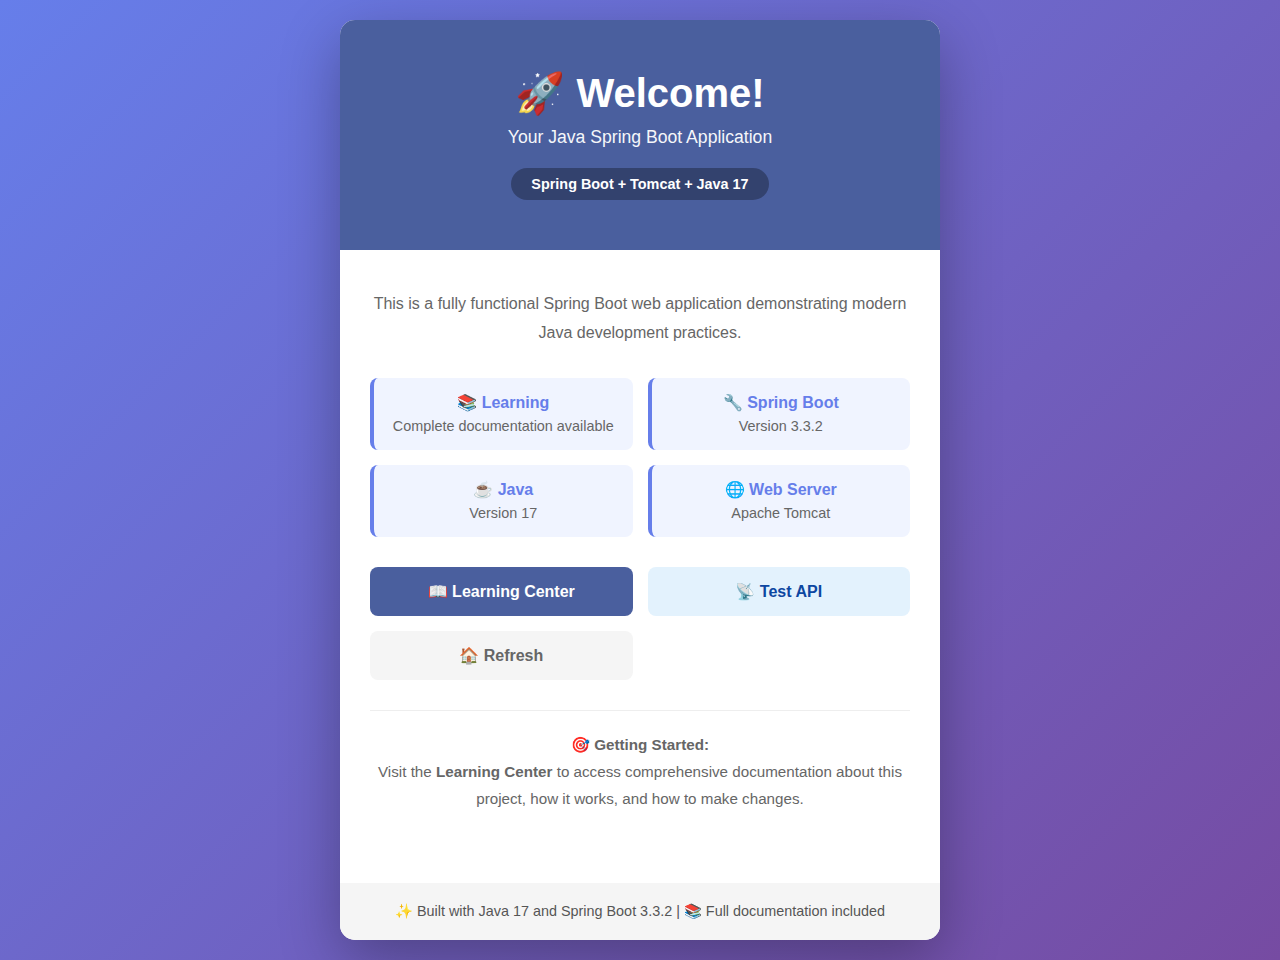
<file: demo/target/classes/templates/index.html>
<!DOCTYPE html>
<html lang="en">
  <head>
    <meta charset="utf-8" />
    <meta name="viewport" content="width=device-width, initial-scale=1" />
    <title>Vinay's Java Application</title>
    <style>
      * {
        margin: 0;
        padding: 0;
        box-sizing: border-box;
      }
      
      body {
        font-family: 'Segoe UI', Tahoma, Geneva, Verdana, sans-serif;
        background: linear-gradient(135deg, #667eea 0%, #764ba2 100%);
        min-height: 100vh;
        display: flex;
        align-items: center;
        justify-content: center;
        padding: 20px;
      }
      
      .container {
        background: white;
        border-radius: 15px;
        box-shadow: 0 20px 60px rgba(0, 0, 0, 0.3);
        overflow: hidden;
        max-width: 600px;
        width: 100%;
      }
      
      header {
        background: #4a5f9e;
        padding: 50px 30px;
        text-align: center;
      }
      
      header, header p, header span {
        color: white;
      }
      
      h1 {
        font-size: 2.5em;
        margin-bottom: 10px;
        color: #ffffff;
      }
      
      .tagline {
        font-size: 1.1em;
        opacity: 0.95;
        margin-bottom: 20px;
      }
      
      .badge {
        display: inline-block;
        background: rgba(0, 0, 0, 0.3);
        color: white;
        padding: 8px 20px;
        border-radius: 20px;
        font-size: 0.9em;
        font-weight: bold;
      }
      
      .content {
        padding: 40px 30px;
      }
      
      .description {
        color: #666;
        line-height: 1.8;
        margin-bottom: 30px;
        text-align: center;
      }
      
      .features {
        display: grid;
        grid-template-columns: 1fr 1fr;
        gap: 15px;
        margin-bottom: 30px;
      }
      
      .feature {
        background: #f0f4ff;
        padding: 15px;
        border-radius: 8px;
        text-align: center;
        border-left: 4px solid #667eea;
      }
      
      .feature strong {
        color: #667eea;
        display: block;
        margin-bottom: 5px;
      }
      
      .feature span {
        font-size: 0.9em;
        color: #666;
      }
      
      .actions {
        display: grid;
        grid-template-columns: 1fr 1fr;
        gap: 15px;
        margin-bottom: 20px;
      }
      
      a {
        padding: 15px 20px;
        border-radius: 8px;
        text-decoration: none;
        font-weight: bold;
        text-align: center;
        transition: all 0.3s;
        display: block;
      }
      
      .primary {
        background: #4a5f9e;
        color: white;
      }
      
      .primary:hover {
        transform: translateY(-3px);
        box-shadow: 0 10px 20px rgba(102, 126, 234, 0.3);
      }
      
      .secondary {
        background: #e3f2fd;
        color: #0d47a1;
      }
      
      .secondary:hover {
        background: #bbdefb;
        transform: translateY(-3px);
      }
      
      .tertiary {
        background: #f5f5f5;
        color: #666;
      }
      
      .tertiary:hover {
        background: #eeeeee;
        transform: translateY(-3px);
      }
      
      .external {
        color: #1976d2;
        font-size: 0.9em;
      }
      
      footer {
        background: #f5f5f5;
        padding: 20px 30px;
        text-align: center;
        color: #555;
        font-size: 0.9em;
      }
      
      @media (max-width: 480px) {
        h1 {
          font-size: 1.8em;
        }
        
        .features {
          grid-template-columns: 1fr;
        }
        
        .actions {
          grid-template-columns: 1fr;
        }
      }
    </style>
  </head>
  <body>
    <div class="container">
      <header>
        <h1>🚀 Welcome!</h1>
        <p class="tagline">Your Java Spring Boot Application</p>
        <span class="badge">Spring Boot + Tomcat + Java 17</span>
      </header>
      
      <div class="content">
        <p class="description">
          This is a fully functional Spring Boot web application demonstrating modern Java development practices.
        </p>
        
        <div class="features">
          <div class="feature">
            <strong>📚 Learning</strong>
            <span>Complete documentation available</span>
          </div>
          <div class="feature">
            <strong>🔧 Spring Boot</strong>
            <span>Version 3.3.2</span>
          </div>
          <div class="feature">
            <strong>☕ Java</strong>
            <span>Version 17</span>
          </div>
          <div class="feature">
            <strong>🌐 Web Server</strong>
            <span>Apache Tomcat</span>
          </div>
        </div>
        
        <div class="actions">
          <a class="primary" href="/help">📖 Learning Center</a>
          <a class="secondary" href="/api/hello">📡 Test API</a>
          <a class="tertiary" href="/">🏠 Refresh</a>
        </div>
        
        <p class="description" style="font-size: 0.95em; margin-top: 30px; padding-top: 20px; border-top: 1px solid #eee;">
          <strong>🎯 Getting Started:</strong><br>
          Visit the <strong>Learning Center</strong> to access comprehensive documentation about this project, 
          how it works, and how to make changes.
        </p>
      </div>
      
      <footer>
        ✨ Built with Java 17 and Spring Boot 3.3.2 | 📚 Full documentation included
      </footer>
    </div>
  </body>
</html>
</file>
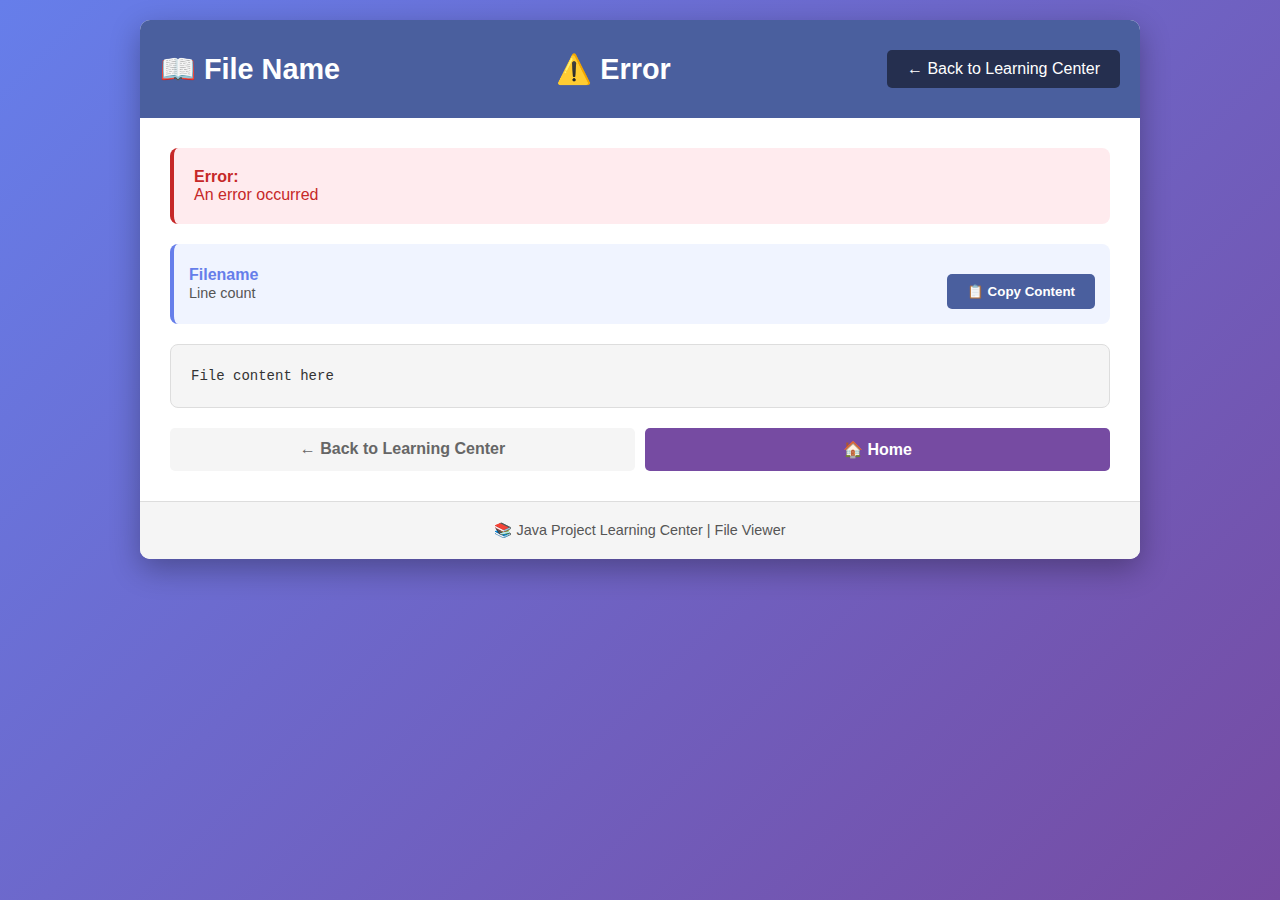
<file: demo/target/classes/templates/file-viewer.html>
<!DOCTYPE html>
<html lang="en">
<head>
    <meta charset="UTF-8">
    <meta name="viewport" content="width=device-width, initial-scale=1.0">
    <title th:text="${filename} ? ${filename} + ' - Learning Center' : 'File Viewer'">File Viewer</title>
    <style>
        * {
            margin: 0;
            padding: 0;
            box-sizing: border-box;
        }
        
        body {
            font-family: 'Segoe UI', Tahoma, Geneva, Verdana, sans-serif;
            background: linear-gradient(135deg, #667eea 0%, #764ba2 100%);
            min-height: 100vh;
            padding: 20px;
        }
        
        .container {
            max-width: 1000px;
            margin: 0 auto;
            background: white;
            border-radius: 10px;
            box-shadow: 0 10px 30px rgba(0, 0, 0, 0.3);
            overflow: hidden;
        }
        
        header {
            background: #4a5f9e;
            color: #ffffff;
            padding: 30px 20px;
            display: flex;
            justify-content: space-between;
            align-items: center;
        }
        
        header h1 {
            font-size: 1.8em;
            margin: 0;
            color: #ffffff;
        }
        
        header a {
            background: rgba(0, 0, 0, 0.5);
            color: white;
            padding: 10px 20px;
            border-radius: 5px;
            text-decoration: none;
            transition: all 0.3s;
        }
        
        header a:hover {
            background: rgba(255, 255, 255, 0.3);
        }
        
        .content {
            padding: 30px;
        }
        
        .error {
            background: #ffebee;
            color: #c62828;
            padding: 20px;
            border-radius: 8px;
            border-left: 4px solid #c62828;
            margin-bottom: 20px;
        }
        
        .file-info {
            background: #f0f4ff;
            padding: 15px;
            border-radius: 8px;
            margin-bottom: 20px;
            border-left: 4px solid #667eea;
            display: flex;
            justify-content: space-between;
            align-items: center;
        }
        
        .file-info span {
            color: #667eea;
            font-weight: bold;
        }
        
        .file-info small {
            color: #555;
            font-size: 0.9em;
        }
        
        .file-content {
            background: #f5f5f5;
            padding: 20px;
            border-radius: 8px;
            overflow-x: auto;
            border: 1px solid #ddd;
        }
        
        pre {
            white-space: pre-wrap;
            word-wrap: break-word;
            font-family: 'Courier New', Courier, monospace;
            font-size: 14px;
            line-height: 1.6;
            color: #333;
            margin: 0;
        }
        
        .copy-button {
            background: #4a5f9e;
            color: white;
            border: none;
            padding: 10px 20px;
            border-radius: 5px;
            cursor: pointer;
            font-weight: bold;
            transition: all 0.3s;
            margin-top: 15px;
        }
        
        .copy-button:hover {
            background: rgba(85, 104, 211, 0.95);
        }
        
        .nav-buttons {
            display: flex;
            gap: 10px;
            margin-top: 20px;
        }
        
        .nav-buttons a, .nav-buttons button {
            flex: 1;
            padding: 12px 20px;
            border: none;
            border-radius: 5px;
            cursor: pointer;
            text-decoration: none;
            font-weight: bold;
            text-align: center;
            transition: all 0.3s;
        }
        
        .btn-back {
            background: #f5f5f5;
            color: #666;
        }
        
        .btn-back:hover {
            background: #eeeeee;
        }
        
        .btn-copy {
            background: #4a5f9e;
            color: white;
        }
        
        .btn-copy:hover {
            background: rgba(85, 104, 211, 0.95);
        }
        
        .btn-home {
            background: #764ba2;
            color: white;
        }
        
        .btn-home:hover {
            background: #653a8a;
        }
        
        footer {
            background: #f5f5f5;
            padding: 20px;
            text-align: center;
            color: #555;
            border-top: 1px solid #ddd;
            font-size: 0.9em;
        }
        
        @media (max-width: 768px) {
            header {
                flex-direction: column;
                gap: 15px;
                text-align: center;
            }
            
            header h1 {
                font-size: 1.4em;
            }
            
            .file-info {
                flex-direction: column;
                align-items: flex-start;
                gap: 10px;
            }
            
            .nav-buttons {
                flex-direction: column;
            }
            
            pre {
                font-size: 12px;
            }
        }
    </style>
</head>
<body>
    <div class="container">
        <header>
            <h1 th:if="${error == null}">📖 <span th:text="${filename}">File Name</span></h1>
            <h1 th:if="${error != null}">⚠️ Error</h1>
            <a href="/help">← Back to Learning Center</a>
        </header>
        
        <div class="content">
            <!-- Error Message -->
            <div th:if="${error != null}" class="error">
                <strong>Error:</strong>
                <p th:text="${error}">An error occurred</p>
            </div>
            
            <!-- File Content -->
            <div th:if="${error == null && content != null}">
                <div class="file-info">
                    <div>
                        <span th:text="${filename}">Filename</span>
                        <br>
                        <small th:text="${lineCount + ' lines'}">Line count</small>
                    </div>
                    <button id="copyBtn" class="copy-button">📋 Copy Content</button>
                </div>
                
                <div class="file-content">
                    <pre id="fileContent" th:text="${content}">File content here</pre>
                </div>
                
                <div class="nav-buttons">
                    <a href="/help" class="btn-back">← Back to Learning Center</a>
                    <a href="/" class="btn-home">🏠 Home</a>
                </div>
            </div>
        </div>
        
        <footer>
            📚 Java Project Learning Center | File Viewer
        </footer>
    </div>
    
    <script>
        document.addEventListener('DOMContentLoaded', function() {
            const copyBtn = document.getElementById('copyBtn');
            if (copyBtn) {
                copyBtn.addEventListener('click', copyToClipboard);
            }
        });
        
        function copyToClipboard() {
            const content = document.getElementById('fileContent').textContent;
            navigator.clipboard.writeText(content).then(() => {
                alert('Content copied to clipboard!');
            }).catch(err => {
                console.error('Failed to copy:', err);
            });
        }
    </script>
</body>
</html>
</file>
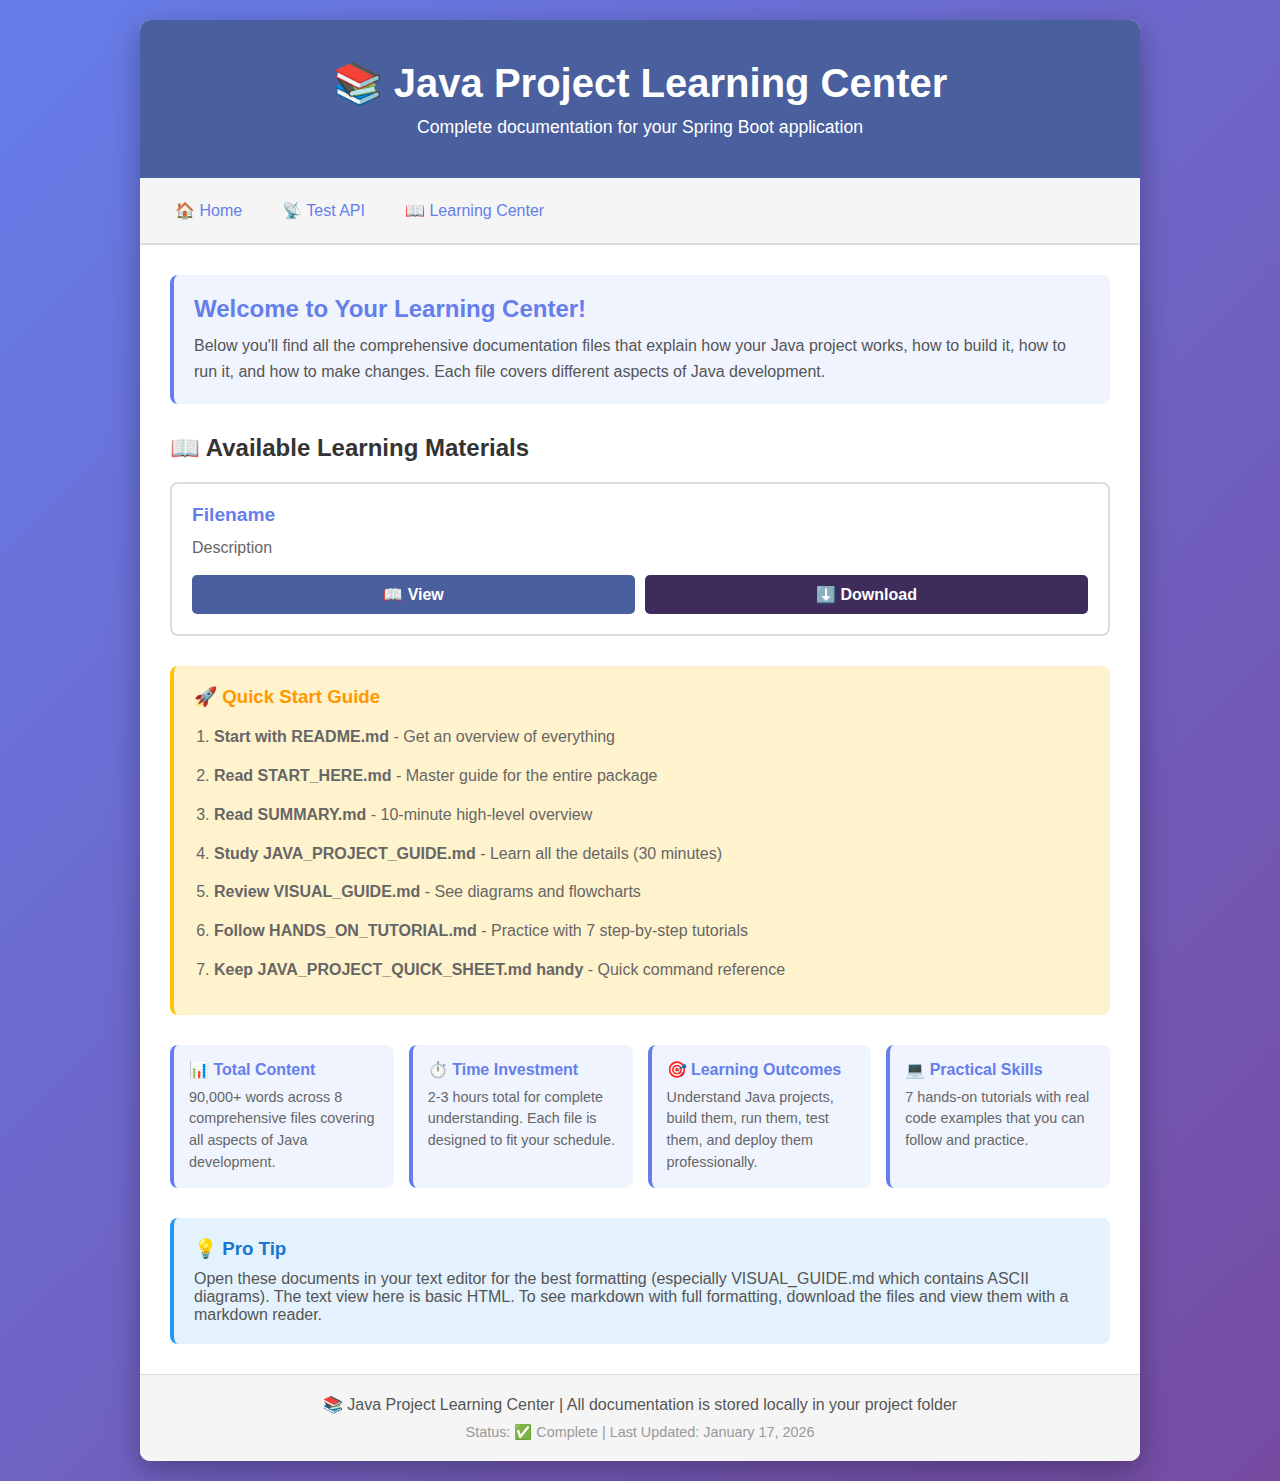
<file: demo/target/classes/templates/help.html>
<!DOCTYPE html>
<html lang="en">
<head>
    <meta charset="UTF-8">
    <meta name="viewport" content="width=device-width, initial-scale=1.0">
    <title>Java Project - Learning Center</title>
    <style>
        * {
            margin: 0;
            padding: 0;
            box-sizing: border-box;
        }
        
        body {
            font-family: 'Segoe UI', Tahoma, Geneva, Verdana, sans-serif;
            background: linear-gradient(135deg, #667eea 0%, #764ba2 100%);
            min-height: 100vh;
            padding: 20px;
        }
        
        .container {
            max-width: 1000px;
            margin: 0 auto;
            background: white;
            border-radius: 10px;
            box-shadow: 0 10px 30px rgba(0, 0, 0, 0.3);
            overflow: hidden;
        }
        
        header {
            background: #4a5f9e;
            color: white;
            padding: 40px 20px;
            text-align: center;
        }
        
        header h1 {
            font-size: 2.5em;
            margin-bottom: 10px;
            color: #ffffff;
        }
        
        header p {
            font-size: 1.1em;
            opacity: 1;
            color: #ffffff;
        }
        
        nav {
            background: #f5f5f5;
            padding: 15px 20px;
            border-bottom: 2px solid #ddd;
            display: flex;
            gap: 10px;
        }
        
        nav a {
            color: #667eea;
            text-decoration: none;
            padding: 8px 15px;
            border-radius: 5px;
            transition: all 0.3s;
        }
        
        nav a:hover {
            background: #4a5f9e;
            color: white;
        }
        
        .content {
            padding: 30px;
        }
        
        .help-intro {
            background: #f0f4ff;
            padding: 20px;
            border-radius: 8px;
            margin-bottom: 30px;
            border-left: 4px solid #667eea;
        }
        
        .help-intro h2 {
            color: #667eea;
            margin-bottom: 10px;
        }
        
        .help-intro p {
            color: #555;
            line-height: 1.6;
        }
        
        .files-grid {
            display: grid;
            grid-template-columns: repeat(auto-fit, minmax(300px, 1fr));
            gap: 20px;
            margin-bottom: 30px;
        }
        
        .file-card {
            border: 2px solid #ddd;
            border-radius: 8px;
            padding: 20px;
            transition: all 0.3s;
            cursor: pointer;
        }
        
        .file-card:hover {
            border-color: #667eea;
            box-shadow: 0 5px 15px rgba(102, 126, 234, 0.2);
            transform: translateY(-5px);
        }
        
        .file-card h3 {
            color: #667eea;
            margin-bottom: 10px;
            font-size: 1.2em;
        }
        
        .file-card p {
            color: #666;
            margin-bottom: 15px;
            line-height: 1.5;
        }
        
        .file-buttons {
            display: flex;
            gap: 10px;
        }
        
        .btn {
            flex: 1;
            padding: 10px 15px;
            border: none;
            border-radius: 5px;
            cursor: pointer;
            font-weight: bold;
            text-align: center;
            text-decoration: none;
            transition: all 0.3s;
            display: inline-block;
        }
        
        .btn-view {
            background: #4a5f9e;
            color: white;
        }
        
        .btn-view:hover {
            background: rgba(85, 104, 211, 0.95);
        }
        
        .btn-download {
            background: #3d2c5c;
            color: white;
        }
        
        .btn-download:hover {
            background: rgba(101, 58, 138, 0.95);
        }
        
        .quick-start {
            background: #fff3cd;
            padding: 20px;
            border-radius: 8px;
            border-left: 4px solid #ffc107;
            margin-top: 30px;
        }
        
        .quick-start h3 {
            color: #ff9800;
            margin-bottom: 15px;
        }
        
        .quick-start ol {
            margin-left: 20px;
            color: #666;
            line-height: 1.8;
        }
        
        .quick-start li {
            margin-bottom: 10px;
        }
        
        .info-boxes {
            display: grid;
            grid-template-columns: repeat(auto-fit, minmax(200px, 1fr));
            gap: 15px;
            margin-top: 30px;
        }
        
        .info-box {
            background: #f0f4ff;
            padding: 15px;
            border-radius: 8px;
            border-left: 4px solid #667eea;
        }
        
        .info-box h4 {
            color: #667eea;
            margin-bottom: 8px;
        }
        
        .info-box p {
            color: #666;
            font-size: 0.9em;
            line-height: 1.5;
        }
        
        footer {
            background: #f5f5f5;
            padding: 20px;
            text-align: center;
            color: #555;
            border-top: 1px solid #ddd;
        }
        
        .status-badge {
            display: inline-block;
            background: #2d7a3e;
            color: white;
            padding: 4px 12px;
            border-radius: 20px;
            font-size: 0.85em;
            margin-left: 10px;
        }
        
        @media (max-width: 768px) {
            header h1 {
                font-size: 1.8em;
            }
            
            .files-grid {
                grid-template-columns: 1fr;
            }
            
            nav {
                flex-direction: column;
            }
        }
    </style>
</head>
<body>
    <div class="container">
        <header>
            <h1>📚 Java Project Learning Center</h1>
            <p>Complete documentation for your Spring Boot application</p>
        </header>
        
        <nav>
            <a href="/">🏠 Home</a>
            <a href="/api/hello">📡 Test API</a>
            <a href="/help">📖 Learning Center</a>
        </nav>
        
        <div class="content">
            <div class="help-intro">
                <h2>Welcome to Your Learning Center!</h2>
                <p>
                    Below you'll find all the comprehensive documentation files that explain how your Java project works, 
                    how to build it, how to run it, and how to make changes. Each file covers different aspects of Java development.
                </p>
            </div>
            
            <h2 style="color: #333; margin-bottom: 20px;">📖 Available Learning Materials</h2>
            
            <div class="files-grid">
                <div th:each="file : ${helpFiles}" class="file-card">
                    <h3 th:text="${file.filename}">Filename</h3>
                    <p th:text="${file.description}">Description</p>
                    <div class="file-buttons">
                        <a th:href="@{/help/view/{filename}(filename=${file.filename})}" class="btn btn-view">📖 View</a>
                        <a th:href="@{'/help/download/' + ${file.filename}}" class="btn btn-download">⬇️ Download</a>
                    </div>
                </div>
            </div>
            
            <div class="quick-start">
                <h3>🚀 Quick Start Guide</h3>
                <ol>
                    <li><strong>Start with README.md</strong> - Get an overview of everything</li>
                    <li><strong>Read START_HERE.md</strong> - Master guide for the entire package</li>
                    <li><strong>Read SUMMARY.md</strong> - 10-minute high-level overview</li>
                    <li><strong>Study JAVA_PROJECT_GUIDE.md</strong> - Learn all the details (30 minutes)</li>
                    <li><strong>Review VISUAL_GUIDE.md</strong> - See diagrams and flowcharts</li>
                    <li><strong>Follow HANDS_ON_TUTORIAL.md</strong> - Practice with 7 step-by-step tutorials</li>
                    <li><strong>Keep JAVA_PROJECT_QUICK_SHEET.md handy</strong> - Quick command reference</li>
                </ol>
            </div>
            
            <div class="info-boxes">
                <div class="info-box">
                    <h4>📊 Total Content</h4>
                    <p>
                        90,000+ words across 8 comprehensive files covering all aspects of Java development.
                    </p>
                </div>
                <div class="info-box">
                    <h4>⏱️ Time Investment</h4>
                    <p>
                        2-3 hours total for complete understanding. Each file is designed to fit your schedule.
                    </p>
                </div>
                <div class="info-box">
                    <h4>🎯 Learning Outcomes</h4>
                    <p>
                        Understand Java projects, build them, run them, test them, and deploy them professionally.
                    </p>
                </div>
                <div class="info-box">
                    <h4>💻 Practical Skills</h4>
                    <p>
                        7 hands-on tutorials with real code examples that you can follow and practice.
                    </p>
                </div>
            </div>
            
            <div style="margin-top: 30px; padding: 20px; background: #e3f2fd; border-radius: 8px; border-left: 4px solid #2196f3;">
                <h3 style="color: #1976d2; margin-bottom: 10px;">💡 Pro Tip</h3>
                <p style="color: #555;">
                    Open these documents in your text editor for the best formatting (especially VISUAL_GUIDE.md which contains ASCII diagrams). 
                    The text view here is basic HTML. To see markdown with full formatting, download the files and view them with a markdown reader.
                </p>
            </div>
        </div>
        
        <footer>
            <p>📚 Java Project Learning Center | All documentation is stored locally in your project folder</p>
            <p style="font-size: 0.9em; margin-top: 10px; color: #999;">
                Status: ✅ Complete | Last Updated: January 17, 2026
            </p>
        </footer>
    </div>
</body>
</html>
</file>
